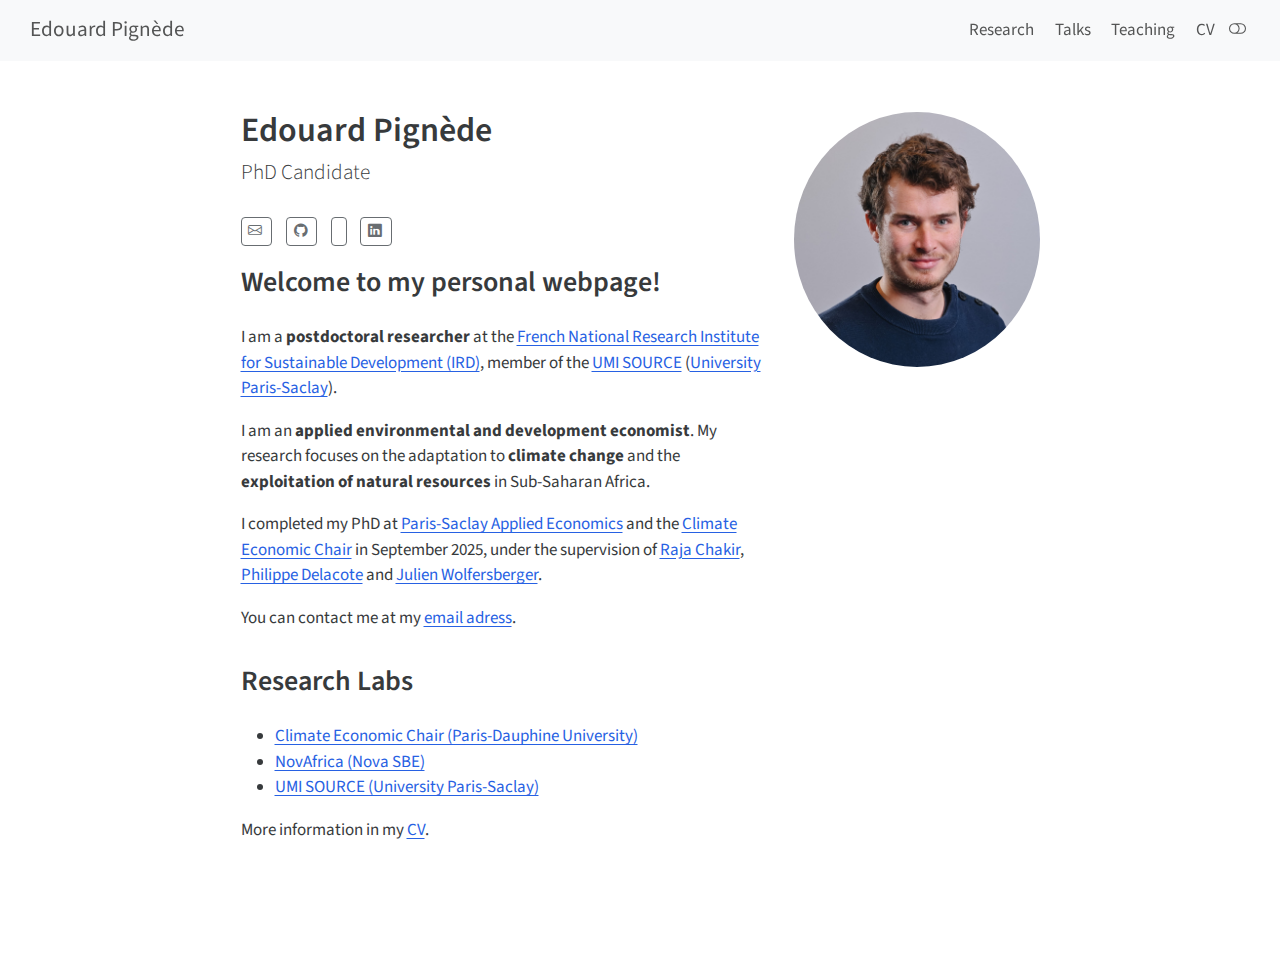
<file: index.html>
<!DOCTYPE html>
<html xmlns="http://www.w3.org/1999/xhtml" lang="en" xml:lang="en"><head>

<meta charset="utf-8">
<meta name="generator" content="quarto-1.8.26">

<meta name="viewport" content="width=device-width, initial-scale=1.0, user-scalable=yes">


<title>Edouard Pignède</title>
<style>
code{white-space: pre-wrap;}
span.smallcaps{font-variant: small-caps;}
div.columns{display: flex; gap: min(4vw, 1.5em);}
div.column{flex: auto; overflow-x: auto;}
div.hanging-indent{margin-left: 1.5em; text-indent: -1.5em;}
ul.task-list{list-style: none;}
ul.task-list li input[type="checkbox"] {
  width: 0.8em;
  margin: 0 0.8em 0.2em -1em; /* quarto-specific, see https://github.com/quarto-dev/quarto-cli/issues/4556 */ 
  vertical-align: middle;
}
</style>


<script src="site_libs/quarto-nav/quarto-nav.js"></script>
<script src="site_libs/quarto-nav/headroom.min.js"></script>
<link href="./favicon.ico" rel="icon">
<script src="site_libs/clipboard/clipboard.min.js"></script>
<script src="site_libs/quarto-html/quarto.js" type="module"></script>
<script src="site_libs/quarto-html/tabsets/tabsets.js" type="module"></script>
<script src="site_libs/quarto-html/axe/axe-check.js" type="module"></script>
<script src="site_libs/quarto-html/popper.min.js"></script>
<script src="site_libs/quarto-html/tippy.umd.min.js"></script>
<link href="site_libs/quarto-html/tippy.css" rel="stylesheet">
<link href="site_libs/quarto-html/quarto-syntax-highlighting-587c61ba64f3a5504c4d52d930310e48.css" rel="stylesheet" class="quarto-color-scheme" id="quarto-text-highlighting-styles">
<link href="site_libs/quarto-html/quarto-syntax-highlighting-dark-b758ccaa5987ceb1b75504551e579abf.css" rel="stylesheet" class="quarto-color-scheme quarto-color-alternate" id="quarto-text-highlighting-styles">
<link href="site_libs/quarto-html/quarto-syntax-highlighting-587c61ba64f3a5504c4d52d930310e48.css" rel="stylesheet" class="quarto-color-scheme-extra" id="quarto-text-highlighting-styles">
<script src="site_libs/bootstrap/bootstrap.min.js"></script>
<link href="site_libs/bootstrap/bootstrap-icons.css" rel="stylesheet">
<link href="site_libs/bootstrap/bootstrap-31a1077f192e19d3f16d65679127eceb.min.css" rel="stylesheet" append-hash="true" class="quarto-color-scheme" id="quarto-bootstrap" data-mode="light">
<link href="site_libs/bootstrap/bootstrap-dark-24772959a0e306aba8d7698078628ce7.min.css" rel="stylesheet" append-hash="true" class="quarto-color-scheme quarto-color-alternate" id="quarto-bootstrap" data-mode="dark">
<link href="site_libs/bootstrap/bootstrap-31a1077f192e19d3f16d65679127eceb.min.css" rel="stylesheet" append-hash="true" class="quarto-color-scheme-extra" id="quarto-bootstrap" data-mode="light">
<script src="site_libs/quarto-contrib/iconify-3.0.0/iconify-icon.min.js"></script>
<script id="quarto-search-options" type="application/json">{
  "language": {
    "search-no-results-text": "No results",
    "search-matching-documents-text": "matching documents",
    "search-copy-link-title": "Copy link to search",
    "search-hide-matches-text": "Hide additional matches",
    "search-more-match-text": "more match in this document",
    "search-more-matches-text": "more matches in this document",
    "search-clear-button-title": "Clear",
    "search-text-placeholder": "",
    "search-detached-cancel-button-title": "Cancel",
    "search-submit-button-title": "Submit",
    "search-label": "Search"
  }
}</script>


<meta property="og:title" content="Edouard Pignède">
<meta property="og:description" content="PhD Candidate">
<meta property="og:image" content="https://edouardpignede.github.io/profile.jpg">
<meta property="og:site_name" content="Edouard Pignède">
</head>

<body class="nav-fixed fullcontent quarto-light"><script id="quarto-html-before-body" type="application/javascript">
    const toggleBodyColorMode = (bsSheetEl) => {
      const mode = bsSheetEl.getAttribute("data-mode");
      const bodyEl = window.document.querySelector("body");
      if (mode === "dark") {
        bodyEl.classList.add("quarto-dark");
        bodyEl.classList.remove("quarto-light");
      } else {
        bodyEl.classList.add("quarto-light");
        bodyEl.classList.remove("quarto-dark");
      }
    }
    const toggleBodyColorPrimary = () => {
      const bsSheetEl = window.document.querySelector("link#quarto-bootstrap:not([rel=disabled-stylesheet])");
      if (bsSheetEl) {
        toggleBodyColorMode(bsSheetEl);
      }
    }
    const setColorSchemeToggle = (alternate) => {
      const toggles = window.document.querySelectorAll('.quarto-color-scheme-toggle');
      for (let i=0; i < toggles.length; i++) {
        const toggle = toggles[i];
        if (toggle) {
          if (alternate) {
            toggle.classList.add("alternate");
          } else {
            toggle.classList.remove("alternate");
          }
        }
      }
    };
    const toggleColorMode = (alternate) => {
      // Switch the stylesheets
      const primaryStylesheets = window.document.querySelectorAll('link.quarto-color-scheme:not(.quarto-color-alternate)');
      const alternateStylesheets = window.document.querySelectorAll('link.quarto-color-scheme.quarto-color-alternate');
      manageTransitions('#quarto-margin-sidebar .nav-link', false);
      if (alternate) {
        // note: dark is layered on light, we don't disable primary!
        enableStylesheet(alternateStylesheets);
        for (const sheetNode of alternateStylesheets) {
          if (sheetNode.id === "quarto-bootstrap") {
            toggleBodyColorMode(sheetNode);
          }
        }
      } else {
        disableStylesheet(alternateStylesheets);
        enableStylesheet(primaryStylesheets)
        toggleBodyColorPrimary();
      }
      manageTransitions('#quarto-margin-sidebar .nav-link', true);
      // Switch the toggles
      setColorSchemeToggle(alternate)
      // Hack to workaround the fact that safari doesn't
      // properly recolor the scrollbar when toggling (#1455)
      if (navigator.userAgent.indexOf('Safari') > 0 && navigator.userAgent.indexOf('Chrome') == -1) {
        manageTransitions("body", false);
        window.scrollTo(0, 1);
        setTimeout(() => {
          window.scrollTo(0, 0);
          manageTransitions("body", true);
        }, 40);
      }
    }
    const disableStylesheet = (stylesheets) => {
      for (let i=0; i < stylesheets.length; i++) {
        const stylesheet = stylesheets[i];
        stylesheet.rel = 'disabled-stylesheet';
      }
    }
    const enableStylesheet = (stylesheets) => {
      for (let i=0; i < stylesheets.length; i++) {
        const stylesheet = stylesheets[i];
        if(stylesheet.rel !== 'stylesheet') { // for Chrome, which will still FOUC without this check
          stylesheet.rel = 'stylesheet';
        }
      }
    }
    const manageTransitions = (selector, allowTransitions) => {
      const els = window.document.querySelectorAll(selector);
      for (let i=0; i < els.length; i++) {
        const el = els[i];
        if (allowTransitions) {
          el.classList.remove('notransition');
        } else {
          el.classList.add('notransition');
        }
      }
    }
    const isFileUrl = () => {
      return window.location.protocol === 'file:';
    }
    const hasAlternateSentinel = () => {
      let styleSentinel = getColorSchemeSentinel();
      if (styleSentinel !== null) {
        return styleSentinel === "alternate";
      } else {
        return false;
      }
    }
    const setStyleSentinel = (alternate) => {
      const value = alternate ? "alternate" : "default";
      if (!isFileUrl()) {
        window.localStorage.setItem("quarto-color-scheme", value);
      } else {
        localAlternateSentinel = value;
      }
    }
    const getColorSchemeSentinel = () => {
      if (!isFileUrl()) {
        const storageValue = window.localStorage.getItem("quarto-color-scheme");
        return storageValue != null ? storageValue : localAlternateSentinel;
      } else {
        return localAlternateSentinel;
      }
    }
    const toggleGiscusIfUsed = (isAlternate, darkModeDefault) => {
      const baseTheme = document.querySelector('#giscus-base-theme')?.value ?? 'light';
      const alternateTheme = document.querySelector('#giscus-alt-theme')?.value ?? 'dark';
      let newTheme = '';
      if(authorPrefersDark) {
        newTheme = isAlternate ? baseTheme : alternateTheme;
      } else {
        newTheme = isAlternate ? alternateTheme : baseTheme;
      }
      const changeGiscusTheme = () => {
        // From: https://github.com/giscus/giscus/issues/336
        const sendMessage = (message) => {
          const iframe = document.querySelector('iframe.giscus-frame');
          if (!iframe) return;
          iframe.contentWindow.postMessage({ giscus: message }, 'https://giscus.app');
        }
        sendMessage({
          setConfig: {
            theme: newTheme
          }
        });
      }
      const isGiscussLoaded = window.document.querySelector('iframe.giscus-frame') !== null;
      if (isGiscussLoaded) {
        changeGiscusTheme();
      }
    };
    const authorPrefersDark = false;
    const darkModeDefault = authorPrefersDark;
      document.querySelector('link#quarto-text-highlighting-styles.quarto-color-scheme-extra').rel = 'disabled-stylesheet';
      document.querySelector('link#quarto-bootstrap.quarto-color-scheme-extra').rel = 'disabled-stylesheet';
    let localAlternateSentinel = darkModeDefault ? 'alternate' : 'default';
    // Dark / light mode switch
    window.quartoToggleColorScheme = () => {
      // Read the current dark / light value
      let toAlternate = !hasAlternateSentinel();
      toggleColorMode(toAlternate);
      setStyleSentinel(toAlternate);
      toggleGiscusIfUsed(toAlternate, darkModeDefault);
      window.dispatchEvent(new Event('resize'));
    };
    // Switch to dark mode if need be
    if (hasAlternateSentinel()) {
      toggleColorMode(true);
    } else {
      toggleColorMode(false);
    }
  </script>

<div id="quarto-search-results"></div>
  <header id="quarto-header" class="headroom fixed-top">
    <nav class="navbar navbar-expand-lg " data-bs-theme="dark">
      <div class="navbar-container container-fluid">
      <div class="navbar-brand-container mx-auto">
    <a class="navbar-brand" href="./index.html">
    <span class="navbar-title">Edouard Pignède</span>
    </a>
  </div>
          <button class="navbar-toggler" type="button" data-bs-toggle="collapse" data-bs-target="#navbarCollapse" aria-controls="navbarCollapse" role="menu" aria-expanded="false" aria-label="Toggle navigation" onclick="if (window.quartoToggleHeadroom) { window.quartoToggleHeadroom(); }">
  <span class="navbar-toggler-icon"></span>
</button>
          <div class="collapse navbar-collapse" id="navbarCollapse">
            <ul class="navbar-nav navbar-nav-scroll ms-auto">
  <li class="nav-item">
    <a class="nav-link" href="./Pages/Research.html"> 
<span class="menu-text">Research</span></a>
  </li>  
  <li class="nav-item">
    <a class="nav-link" href="./Pages/Talks.html"> 
<span class="menu-text">Talks</span></a>
  </li>  
  <li class="nav-item">
    <a class="nav-link" href="./Pages/Teaching.html"> 
<span class="menu-text">Teaching</span></a>
  </li>  
  <li class="nav-item">
    <a class="nav-link" href="./Pages/CV.html"> 
<span class="menu-text">CV</span></a>
  </li>  
</ul>
          </div> <!-- /navcollapse -->
            <div class="quarto-navbar-tools">
  <a href="" class="quarto-color-scheme-toggle quarto-navigation-tool  px-1" onclick="window.quartoToggleColorScheme(); return false;" title="Toggle dark mode"><i class="bi"></i></a>
</div>
      </div> <!-- /container-fluid -->
    </nav>
</header>
<!-- content -->
<div id="quarto-content" class="quarto-container page-columns page-rows-contents page-layout-article page-navbar">
<!-- sidebar -->
<!-- margin-sidebar -->
    
<!-- main -->
<div class="quarto-about-solana column-body">
  <div class="about-entity">
    <div class="entity-contents">
      <header id="title-block-header" class="quarto-title-block default">
<div class="quarto-title">
<h1 class="title">Edouard Pignède</h1>
<p class="subtitle lead">PhD Candidate</p>
</div>
<div class="quarto-title-meta">
  </div>
</header> <div class="about-links">
  <a href="mailto:edouard.pignede@gmail.com" class="about-link" rel="" target="">
    <i class="bi bi-envelope"></i>
     <span class="about-link-text"></span>
  </a>
  <a href="https://github.com/edouardpignede" class="about-link" rel="" target="">
    <i class="bi bi-github"></i>
     <span class="about-link-text"></span>
  </a>
  <a href="https://bsky.app/profile/epignede.bsky.social" class="about-link" rel="" target="">
     <span class="about-link-text"><iconify-icon role="img" inline="" icon="simple-icons:bluesky" style="font-size: 1.5em;" aria-label="Icon bluesky from simple-icons Iconify.design set." title="Icon bluesky from simple-icons Iconify.design set."></iconify-icon></span>
  </a>
  <a href="https://www.linkedin.com/in/edouard-pignede" class="about-link" rel="" target="">
    <i class="bi bi-linkedin"></i>
     <span class="about-link-text"></span>
  </a>
</div>
      <div class="about-contents"><main class="content" id="quarto-document-content">

<section id="welcome-to-my-personal-webpage" class="level2">
<h2 data-anchor-id="welcome-to-my-personal-webpage">Welcome to my personal webpage!</h2>
<p>I am a <strong>postdoctoral researcher</strong> at the <a href="https://en.ird.fr/">French National Research Institute for Sustainable Development (IRD)</a>, member of the <a href="https://www.umi-source.uvsq.fr/">UMI SOURCE</a> (<a href="https://www.universite-paris-saclay.fr/en">University Paris-Saclay</a>).</p>
<p>I am an <strong>applied environmental and development economist</strong>. My research focuses on the adaptation to <strong>climate change</strong> and the <strong>exploitation of natural resources</strong> in Sub-Saharan Africa.</p>
<p>I completed my PhD at <a href="https://www6.versailles-grignon.inrae.fr/psae">Paris-Saclay Applied Economics</a> and the <a href="https://www.chaireeconomieduclimat.org/en/">Climate Economic Chair</a> in September 2025, under the supervision of <a href="https://sites.google.com/site/rajachakir/">Raja Chakir</a>, <a href="https://sites.google.com/view/philippedelacote/">Philippe Delacote</a> and <a href="https://julienwolfersberger.wordpress.com/">Julien Wolfersberger</a>.</p>
<p>You can contact me at my <a href="mailto:edouard.pignede@gmail.com">email adress</a>.</p>
</section>
<section id="research-labs" class="level2">
<h2 data-anchor-id="research-labs">Research Labs</h2>
<ul>
<li><a href="https://www.chaireeconomieduclimat.org/en/">Climate Economic Chair (Paris-Dauphine University)</a></li>
<li><a href="https://novafrica.org/">NovAfrica (Nova SBE)</a></li>
<li><a href="https://www.umi-source.uvsq.fr/">UMI SOURCE (University Paris-Saclay)</a></li>
</ul>
<p>More information in my <a href="files/CV_Edouard_Pignede.pdf">CV</a>.</p>


</section>
</main></div>
    </div>
    <img src="profile.jpg" class="about-image
  round " style="height: 15em; width: 15em;">
  </div>
</div>
 <!-- /main -->
<script id="quarto-html-after-body" type="application/javascript">
  window.document.addEventListener("DOMContentLoaded", function (event) {
    // Ensure there is a toggle, if there isn't float one in the top right
    if (window.document.querySelector('.quarto-color-scheme-toggle') === null) {
      const a = window.document.createElement('a');
      a.classList.add('top-right');
      a.classList.add('quarto-color-scheme-toggle');
      a.href = "";
      a.onclick = function() { try { window.quartoToggleColorScheme(); } catch {} return false; };
      const i = window.document.createElement("i");
      i.classList.add('bi');
      a.appendChild(i);
      window.document.body.appendChild(a);
    }
    setColorSchemeToggle(hasAlternateSentinel())
    const isCodeAnnotation = (el) => {
      for (const clz of el.classList) {
        if (clz.startsWith('code-annotation-')) {                     
          return true;
        }
      }
      return false;
    }
    const onCopySuccess = function(e) {
      // button target
      const button = e.trigger;
      // don't keep focus
      button.blur();
      // flash "checked"
      button.classList.add('code-copy-button-checked');
      var currentTitle = button.getAttribute("title");
      button.setAttribute("title", "Copied!");
      let tooltip;
      if (window.bootstrap) {
        button.setAttribute("data-bs-toggle", "tooltip");
        button.setAttribute("data-bs-placement", "left");
        button.setAttribute("data-bs-title", "Copied!");
        tooltip = new bootstrap.Tooltip(button, 
          { trigger: "manual", 
            customClass: "code-copy-button-tooltip",
            offset: [0, -8]});
        tooltip.show();    
      }
      setTimeout(function() {
        if (tooltip) {
          tooltip.hide();
          button.removeAttribute("data-bs-title");
          button.removeAttribute("data-bs-toggle");
          button.removeAttribute("data-bs-placement");
        }
        button.setAttribute("title", currentTitle);
        button.classList.remove('code-copy-button-checked');
      }, 1000);
      // clear code selection
      e.clearSelection();
    }
    const getTextToCopy = function(trigger) {
      const outerScaffold = trigger.parentElement.cloneNode(true);
      const codeEl = outerScaffold.querySelector('code');
      for (const childEl of codeEl.children) {
        if (isCodeAnnotation(childEl)) {
          childEl.remove();
        }
      }
      return codeEl.innerText;
    }
    const clipboard = new window.ClipboardJS('.code-copy-button:not([data-in-quarto-modal])', {
      text: getTextToCopy
    });
    clipboard.on('success', onCopySuccess);
    if (window.document.getElementById('quarto-embedded-source-code-modal')) {
      const clipboardModal = new window.ClipboardJS('.code-copy-button[data-in-quarto-modal]', {
        text: getTextToCopy,
        container: window.document.getElementById('quarto-embedded-source-code-modal')
      });
      clipboardModal.on('success', onCopySuccess);
    }
      var localhostRegex = new RegExp(/^(?:http|https):\/\/localhost\:?[0-9]*\//);
      var mailtoRegex = new RegExp(/^mailto:/);
        var filterRegex = new RegExp("https:\/\/edouardpignede\.github\.io\/");
      var isInternal = (href) => {
          return filterRegex.test(href) || localhostRegex.test(href) || mailtoRegex.test(href);
      }
      // Inspect non-navigation links and adorn them if external
     var links = window.document.querySelectorAll('a[href]:not(.nav-link):not(.navbar-brand):not(.toc-action):not(.sidebar-link):not(.sidebar-item-toggle):not(.pagination-link):not(.no-external):not([aria-hidden]):not(.dropdown-item):not(.quarto-navigation-tool):not(.about-link)');
      for (var i=0; i<links.length; i++) {
        const link = links[i];
        if (!isInternal(link.href)) {
          // undo the damage that might have been done by quarto-nav.js in the case of
          // links that we want to consider external
          if (link.dataset.originalHref !== undefined) {
            link.href = link.dataset.originalHref;
          }
        }
      }
    function tippyHover(el, contentFn, onTriggerFn, onUntriggerFn) {
      const config = {
        allowHTML: true,
        maxWidth: 500,
        delay: 100,
        arrow: false,
        appendTo: function(el) {
            return el.parentElement;
        },
        interactive: true,
        interactiveBorder: 10,
        theme: 'quarto',
        placement: 'bottom-start',
      };
      if (contentFn) {
        config.content = contentFn;
      }
      if (onTriggerFn) {
        config.onTrigger = onTriggerFn;
      }
      if (onUntriggerFn) {
        config.onUntrigger = onUntriggerFn;
      }
      window.tippy(el, config); 
    }
    const noterefs = window.document.querySelectorAll('a[role="doc-noteref"]');
    for (var i=0; i<noterefs.length; i++) {
      const ref = noterefs[i];
      tippyHover(ref, function() {
        // use id or data attribute instead here
        let href = ref.getAttribute('data-footnote-href') || ref.getAttribute('href');
        try { href = new URL(href).hash; } catch {}
        const id = href.replace(/^#\/?/, "");
        const note = window.document.getElementById(id);
        if (note) {
          return note.innerHTML;
        } else {
          return "";
        }
      });
    }
    const xrefs = window.document.querySelectorAll('a.quarto-xref');
    const processXRef = (id, note) => {
      // Strip column container classes
      const stripColumnClz = (el) => {
        el.classList.remove("page-full", "page-columns");
        if (el.children) {
          for (const child of el.children) {
            stripColumnClz(child);
          }
        }
      }
      stripColumnClz(note)
      if (id === null || id.startsWith('sec-')) {
        // Special case sections, only their first couple elements
        const container = document.createElement("div");
        if (note.children && note.children.length > 2) {
          container.appendChild(note.children[0].cloneNode(true));
          for (let i = 1; i < note.children.length; i++) {
            const child = note.children[i];
            if (child.tagName === "P" && child.innerText === "") {
              continue;
            } else {
              container.appendChild(child.cloneNode(true));
              break;
            }
          }
          if (window.Quarto?.typesetMath) {
            window.Quarto.typesetMath(container);
          }
          return container.innerHTML
        } else {
          if (window.Quarto?.typesetMath) {
            window.Quarto.typesetMath(note);
          }
          return note.innerHTML;
        }
      } else {
        // Remove any anchor links if they are present
        const anchorLink = note.querySelector('a.anchorjs-link');
        if (anchorLink) {
          anchorLink.remove();
        }
        if (window.Quarto?.typesetMath) {
          window.Quarto.typesetMath(note);
        }
        if (note.classList.contains("callout")) {
          return note.outerHTML;
        } else {
          return note.innerHTML;
        }
      }
    }
    for (var i=0; i<xrefs.length; i++) {
      const xref = xrefs[i];
      tippyHover(xref, undefined, function(instance) {
        instance.disable();
        let url = xref.getAttribute('href');
        let hash = undefined; 
        if (url.startsWith('#')) {
          hash = url;
        } else {
          try { hash = new URL(url).hash; } catch {}
        }
        if (hash) {
          const id = hash.replace(/^#\/?/, "");
          const note = window.document.getElementById(id);
          if (note !== null) {
            try {
              const html = processXRef(id, note.cloneNode(true));
              instance.setContent(html);
            } finally {
              instance.enable();
              instance.show();
            }
          } else {
            // See if we can fetch this
            fetch(url.split('#')[0])
            .then(res => res.text())
            .then(html => {
              const parser = new DOMParser();
              const htmlDoc = parser.parseFromString(html, "text/html");
              const note = htmlDoc.getElementById(id);
              if (note !== null) {
                const html = processXRef(id, note);
                instance.setContent(html);
              } 
            }).finally(() => {
              instance.enable();
              instance.show();
            });
          }
        } else {
          // See if we can fetch a full url (with no hash to target)
          // This is a special case and we should probably do some content thinning / targeting
          fetch(url)
          .then(res => res.text())
          .then(html => {
            const parser = new DOMParser();
            const htmlDoc = parser.parseFromString(html, "text/html");
            const note = htmlDoc.querySelector('main.content');
            if (note !== null) {
              // This should only happen for chapter cross references
              // (since there is no id in the URL)
              // remove the first header
              if (note.children.length > 0 && note.children[0].tagName === "HEADER") {
                note.children[0].remove();
              }
              const html = processXRef(null, note);
              instance.setContent(html);
            } 
          }).finally(() => {
            instance.enable();
            instance.show();
          });
        }
      }, function(instance) {
      });
    }
        let selectedAnnoteEl;
        const selectorForAnnotation = ( cell, annotation) => {
          let cellAttr = 'data-code-cell="' + cell + '"';
          let lineAttr = 'data-code-annotation="' +  annotation + '"';
          const selector = 'span[' + cellAttr + '][' + lineAttr + ']';
          return selector;
        }
        const selectCodeLines = (annoteEl) => {
          const doc = window.document;
          const targetCell = annoteEl.getAttribute("data-target-cell");
          const targetAnnotation = annoteEl.getAttribute("data-target-annotation");
          const annoteSpan = window.document.querySelector(selectorForAnnotation(targetCell, targetAnnotation));
          const lines = annoteSpan.getAttribute("data-code-lines").split(",");
          const lineIds = lines.map((line) => {
            return targetCell + "-" + line;
          })
          let top = null;
          let height = null;
          let parent = null;
          if (lineIds.length > 0) {
              //compute the position of the single el (top and bottom and make a div)
              const el = window.document.getElementById(lineIds[0]);
              top = el.offsetTop;
              height = el.offsetHeight;
              parent = el.parentElement.parentElement;
            if (lineIds.length > 1) {
              const lastEl = window.document.getElementById(lineIds[lineIds.length - 1]);
              const bottom = lastEl.offsetTop + lastEl.offsetHeight;
              height = bottom - top;
            }
            if (top !== null && height !== null && parent !== null) {
              // cook up a div (if necessary) and position it 
              let div = window.document.getElementById("code-annotation-line-highlight");
              if (div === null) {
                div = window.document.createElement("div");
                div.setAttribute("id", "code-annotation-line-highlight");
                div.style.position = 'absolute';
                parent.appendChild(div);
              }
              div.style.top = top - 2 + "px";
              div.style.height = height + 4 + "px";
              div.style.left = 0;
              let gutterDiv = window.document.getElementById("code-annotation-line-highlight-gutter");
              if (gutterDiv === null) {
                gutterDiv = window.document.createElement("div");
                gutterDiv.setAttribute("id", "code-annotation-line-highlight-gutter");
                gutterDiv.style.position = 'absolute';
                const codeCell = window.document.getElementById(targetCell);
                const gutter = codeCell.querySelector('.code-annotation-gutter');
                gutter.appendChild(gutterDiv);
              }
              gutterDiv.style.top = top - 2 + "px";
              gutterDiv.style.height = height + 4 + "px";
            }
            selectedAnnoteEl = annoteEl;
          }
        };
        const unselectCodeLines = () => {
          const elementsIds = ["code-annotation-line-highlight", "code-annotation-line-highlight-gutter"];
          elementsIds.forEach((elId) => {
            const div = window.document.getElementById(elId);
            if (div) {
              div.remove();
            }
          });
          selectedAnnoteEl = undefined;
        };
          // Handle positioning of the toggle
      window.addEventListener(
        "resize",
        throttle(() => {
          elRect = undefined;
          if (selectedAnnoteEl) {
            selectCodeLines(selectedAnnoteEl);
          }
        }, 10)
      );
      function throttle(fn, ms) {
      let throttle = false;
      let timer;
        return (...args) => {
          if(!throttle) { // first call gets through
              fn.apply(this, args);
              throttle = true;
          } else { // all the others get throttled
              if(timer) clearTimeout(timer); // cancel #2
              timer = setTimeout(() => {
                fn.apply(this, args);
                timer = throttle = false;
              }, ms);
          }
        };
      }
        // Attach click handler to the DT
        const annoteDls = window.document.querySelectorAll('dt[data-target-cell]');
        for (const annoteDlNode of annoteDls) {
          annoteDlNode.addEventListener('click', (event) => {
            const clickedEl = event.target;
            if (clickedEl !== selectedAnnoteEl) {
              unselectCodeLines();
              const activeEl = window.document.querySelector('dt[data-target-cell].code-annotation-active');
              if (activeEl) {
                activeEl.classList.remove('code-annotation-active');
              }
              selectCodeLines(clickedEl);
              clickedEl.classList.add('code-annotation-active');
            } else {
              // Unselect the line
              unselectCodeLines();
              clickedEl.classList.remove('code-annotation-active');
            }
          });
        }
    const findCites = (el) => {
      const parentEl = el.parentElement;
      if (parentEl) {
        const cites = parentEl.dataset.cites;
        if (cites) {
          return {
            el,
            cites: cites.split(' ')
          };
        } else {
          return findCites(el.parentElement)
        }
      } else {
        return undefined;
      }
    };
    var bibliorefs = window.document.querySelectorAll('a[role="doc-biblioref"]');
    for (var i=0; i<bibliorefs.length; i++) {
      const ref = bibliorefs[i];
      const citeInfo = findCites(ref);
      if (citeInfo) {
        tippyHover(citeInfo.el, function() {
          var popup = window.document.createElement('div');
          citeInfo.cites.forEach(function(cite) {
            var citeDiv = window.document.createElement('div');
            citeDiv.classList.add('hanging-indent');
            citeDiv.classList.add('csl-entry');
            var biblioDiv = window.document.getElementById('ref-' + cite);
            if (biblioDiv) {
              citeDiv.innerHTML = biblioDiv.innerHTML;
            }
            popup.appendChild(citeDiv);
          });
          return popup.innerHTML;
        });
      }
    }
  });
  </script>
</div> <!-- /content -->




</body></html>
</file>
<file: site_libs/quarto-html/tippy.css>
.tippy-box[data-animation=fade][data-state=hidden]{opacity:0}[data-tippy-root]{max-width:calc(100vw - 10px)}.tippy-box{position:relative;background-color:#333;color:#fff;border-radius:4px;font-size:14px;line-height:1.4;white-space:normal;outline:0;transition-property:transform,visibility,opacity}.tippy-box[data-placement^=top]>.tippy-arrow{bottom:0}.tippy-box[data-placement^=top]>.tippy-arrow:before{bottom:-7px;left:0;border-width:8px 8px 0;border-top-color:initial;transform-origin:center top}.tippy-box[data-placement^=bottom]>.tippy-arrow{top:0}.tippy-box[data-placement^=bottom]>.tippy-arrow:before{top:-7px;left:0;border-width:0 8px 8px;border-bottom-color:initial;transform-origin:center bottom}.tippy-box[data-placement^=left]>.tippy-arrow{right:0}.tippy-box[data-placement^=left]>.tippy-arrow:before{border-width:8px 0 8px 8px;border-left-color:initial;right:-7px;transform-origin:center left}.tippy-box[data-placement^=right]>.tippy-arrow{left:0}.tippy-box[data-placement^=right]>.tippy-arrow:before{left:-7px;border-width:8px 8px 8px 0;border-right-color:initial;transform-origin:center right}.tippy-box[data-inertia][data-state=visible]{transition-timing-function:cubic-bezier(.54,1.5,.38,1.11)}.tippy-arrow{width:16px;height:16px;color:#333}.tippy-arrow:before{content:"";position:absolute;border-color:transparent;border-style:solid}.tippy-content{position:relative;padding:5px 9px;z-index:1}
</file>
<file: site_libs/quarto-html/quarto-syntax-highlighting-587c61ba64f3a5504c4d52d930310e48.css>
/* quarto syntax highlight colors */
:root {
  --quarto-hl-ot-color: #003B4F;
  --quarto-hl-at-color: #657422;
  --quarto-hl-ss-color: #20794D;
  --quarto-hl-an-color: #5E5E5E;
  --quarto-hl-fu-color: #4758AB;
  --quarto-hl-st-color: #20794D;
  --quarto-hl-cf-color: #003B4F;
  --quarto-hl-op-color: #5E5E5E;
  --quarto-hl-er-color: #AD0000;
  --quarto-hl-bn-color: #AD0000;
  --quarto-hl-al-color: #AD0000;
  --quarto-hl-va-color: #111111;
  --quarto-hl-bu-color: inherit;
  --quarto-hl-ex-color: inherit;
  --quarto-hl-pp-color: #AD0000;
  --quarto-hl-in-color: #5E5E5E;
  --quarto-hl-vs-color: #20794D;
  --quarto-hl-wa-color: #5E5E5E;
  --quarto-hl-do-color: #5E5E5E;
  --quarto-hl-im-color: #00769E;
  --quarto-hl-ch-color: #20794D;
  --quarto-hl-dt-color: #AD0000;
  --quarto-hl-fl-color: #AD0000;
  --quarto-hl-co-color: #5E5E5E;
  --quarto-hl-cv-color: #5E5E5E;
  --quarto-hl-cn-color: #8f5902;
  --quarto-hl-sc-color: #5E5E5E;
  --quarto-hl-dv-color: #AD0000;
  --quarto-hl-kw-color: #003B4F;
}

/* other quarto variables */
:root {
  --quarto-font-monospace: SFMono-Regular, Menlo, Monaco, Consolas, "Liberation Mono", "Courier New", monospace;
}

/* syntax highlight based on Pandoc's rules */
pre > code.sourceCode > span {
  color: #003B4F;
}

code.sourceCode > span {
  color: #003B4F;
}

div.sourceCode,
div.sourceCode pre.sourceCode {
  color: #003B4F;
}

/* Normal */
code span {
  color: #003B4F;
}

/* Alert */
code span.al {
  color: #AD0000;
  font-style: inherit;
}

/* Annotation */
code span.an {
  color: #5E5E5E;
  font-style: inherit;
}

/* Attribute */
code span.at {
  color: #657422;
  font-style: inherit;
}

/* BaseN */
code span.bn {
  color: #AD0000;
  font-style: inherit;
}

/* BuiltIn */
code span.bu {
  font-style: inherit;
}

/* ControlFlow */
code span.cf {
  color: #003B4F;
  font-weight: bold;
  font-style: inherit;
}

/* Char */
code span.ch {
  color: #20794D;
  font-style: inherit;
}

/* Constant */
code span.cn {
  color: #8f5902;
  font-style: inherit;
}

/* Comment */
code span.co {
  color: #5E5E5E;
  font-style: inherit;
}

/* CommentVar */
code span.cv {
  color: #5E5E5E;
  font-style: italic;
}

/* Documentation */
code span.do {
  color: #5E5E5E;
  font-style: italic;
}

/* DataType */
code span.dt {
  color: #AD0000;
  font-style: inherit;
}

/* DecVal */
code span.dv {
  color: #AD0000;
  font-style: inherit;
}

/* Error */
code span.er {
  color: #AD0000;
  font-style: inherit;
}

/* Extension */
code span.ex {
  font-style: inherit;
}

/* Float */
code span.fl {
  color: #AD0000;
  font-style: inherit;
}

/* Function */
code span.fu {
  color: #4758AB;
  font-style: inherit;
}

/* Import */
code span.im {
  color: #00769E;
  font-style: inherit;
}

/* Information */
code span.in {
  color: #5E5E5E;
  font-style: inherit;
}

/* Keyword */
code span.kw {
  color: #003B4F;
  font-weight: bold;
  font-style: inherit;
}

/* Operator */
code span.op {
  color: #5E5E5E;
  font-style: inherit;
}

/* Other */
code span.ot {
  color: #003B4F;
  font-style: inherit;
}

/* Preprocessor */
code span.pp {
  color: #AD0000;
  font-style: inherit;
}

/* SpecialChar */
code span.sc {
  color: #5E5E5E;
  font-style: inherit;
}

/* SpecialString */
code span.ss {
  color: #20794D;
  font-style: inherit;
}

/* String */
code span.st {
  color: #20794D;
  font-style: inherit;
}

/* Variable */
code span.va {
  color: #111111;
  font-style: inherit;
}

/* VerbatimString */
code span.vs {
  color: #20794D;
  font-style: inherit;
}

/* Warning */
code span.wa {
  color: #5E5E5E;
  font-style: italic;
}

.prevent-inlining {
  content: "</";
}

/*# sourceMappingURL=2dce1cc6c82594539e1579de68416b47.css.map */
</file>
<file: site_libs/quarto-html/quarto-syntax-highlighting-dark-b758ccaa5987ceb1b75504551e579abf.css>
/* quarto syntax highlight colors */
:root {
  --quarto-hl-al-color: #f07178;
  --quarto-hl-an-color: #d4d0ab;
  --quarto-hl-at-color: #00e0e0;
  --quarto-hl-bn-color: #d4d0ab;
  --quarto-hl-bu-color: #abe338;
  --quarto-hl-ch-color: #abe338;
  --quarto-hl-co-color: #f8f8f2;
  --quarto-hl-cv-color: #ffd700;
  --quarto-hl-cn-color: #ffd700;
  --quarto-hl-cf-color: #ffa07a;
  --quarto-hl-dt-color: #ffa07a;
  --quarto-hl-dv-color: #d4d0ab;
  --quarto-hl-do-color: #f8f8f2;
  --quarto-hl-er-color: #f07178;
  --quarto-hl-ex-color: #00e0e0;
  --quarto-hl-fl-color: #d4d0ab;
  --quarto-hl-fu-color: #ffa07a;
  --quarto-hl-im-color: #abe338;
  --quarto-hl-in-color: #d4d0ab;
  --quarto-hl-kw-color: #ffa07a;
  --quarto-hl-op-color: #ffa07a;
  --quarto-hl-ot-color: #00e0e0;
  --quarto-hl-pp-color: #dcc6e0;
  --quarto-hl-re-color: #00e0e0;
  --quarto-hl-sc-color: #abe338;
  --quarto-hl-ss-color: #abe338;
  --quarto-hl-st-color: #abe338;
  --quarto-hl-va-color: #00e0e0;
  --quarto-hl-vs-color: #abe338;
  --quarto-hl-wa-color: #dcc6e0;
}

/* other quarto variables */
:root {
  --quarto-font-monospace: SFMono-Regular, Menlo, Monaco, Consolas, "Liberation Mono", "Courier New", monospace;
}

/* syntax highlight based on Pandoc's rules */
pre > code.sourceCode > span {
  color: #f8f8f2;
}

code.sourceCode > span {
  color: #f8f8f2;
}

div.sourceCode,
div.sourceCode pre.sourceCode {
  color: #f8f8f2;
}

/* Normal */
code span {
  color: #f8f8f2;
}

/* Alert */
code span.al {
  color: #f07178;
}

/* Annotation */
code span.an {
  color: #d4d0ab;
}

/* Attribute */
code span.at {
  color: #00e0e0;
}

/* BaseN */
code span.bn {
  color: #d4d0ab;
}

/* BuiltIn */
code span.bu {
  color: #abe338;
}

/* ControlFlow */
code span.cf {
  font-weight: bold;
  color: #ffa07a;
}

/* Char */
code span.ch {
  color: #abe338;
}

/* Constant */
code span.cn {
  color: #ffd700;
}

/* Comment */
code span.co {
  font-style: italic;
  color: #f8f8f2;
}

/* CommentVar */
code span.cv {
  color: #ffd700;
}

/* Documentation */
code span.do {
  color: #f8f8f2;
}

/* DataType */
code span.dt {
  color: #ffa07a;
}

/* DecVal */
code span.dv {
  color: #d4d0ab;
}

/* Error */
code span.er {
  color: #f07178;
  text-decoration: underline;
}

/* Extension */
code span.ex {
  font-weight: bold;
  color: #00e0e0;
}

/* Float */
code span.fl {
  color: #d4d0ab;
}

/* Function */
code span.fu {
  color: #ffa07a;
}

/* Import */
code span.im {
  color: #abe338;
}

/* Information */
code span.in {
  color: #d4d0ab;
}

/* Keyword */
code span.kw {
  font-weight: bold;
  color: #ffa07a;
}

/* Operator */
code span.op {
  color: #ffa07a;
}

/* Other */
code span.ot {
  color: #00e0e0;
}

/* Preprocessor */
code span.pp {
  color: #dcc6e0;
}

/* RegionMarker */
code span.re {
  background-color: #f8f8f2;
  color: #00e0e0;
}

/* SpecialChar */
code span.sc {
  color: #abe338;
}

/* SpecialString */
code span.ss {
  color: #abe338;
}

/* String */
code span.st {
  color: #abe338;
}

/* Variable */
code span.va {
  color: #00e0e0;
}

/* VerbatimString */
code span.vs {
  color: #abe338;
}

/* Warning */
code span.wa {
  color: #dcc6e0;
}

.prevent-inlining {
  content: "</";
}

/*# sourceMappingURL=6c091f0476edacc1e88d089996040f32.css.map */
</file>
